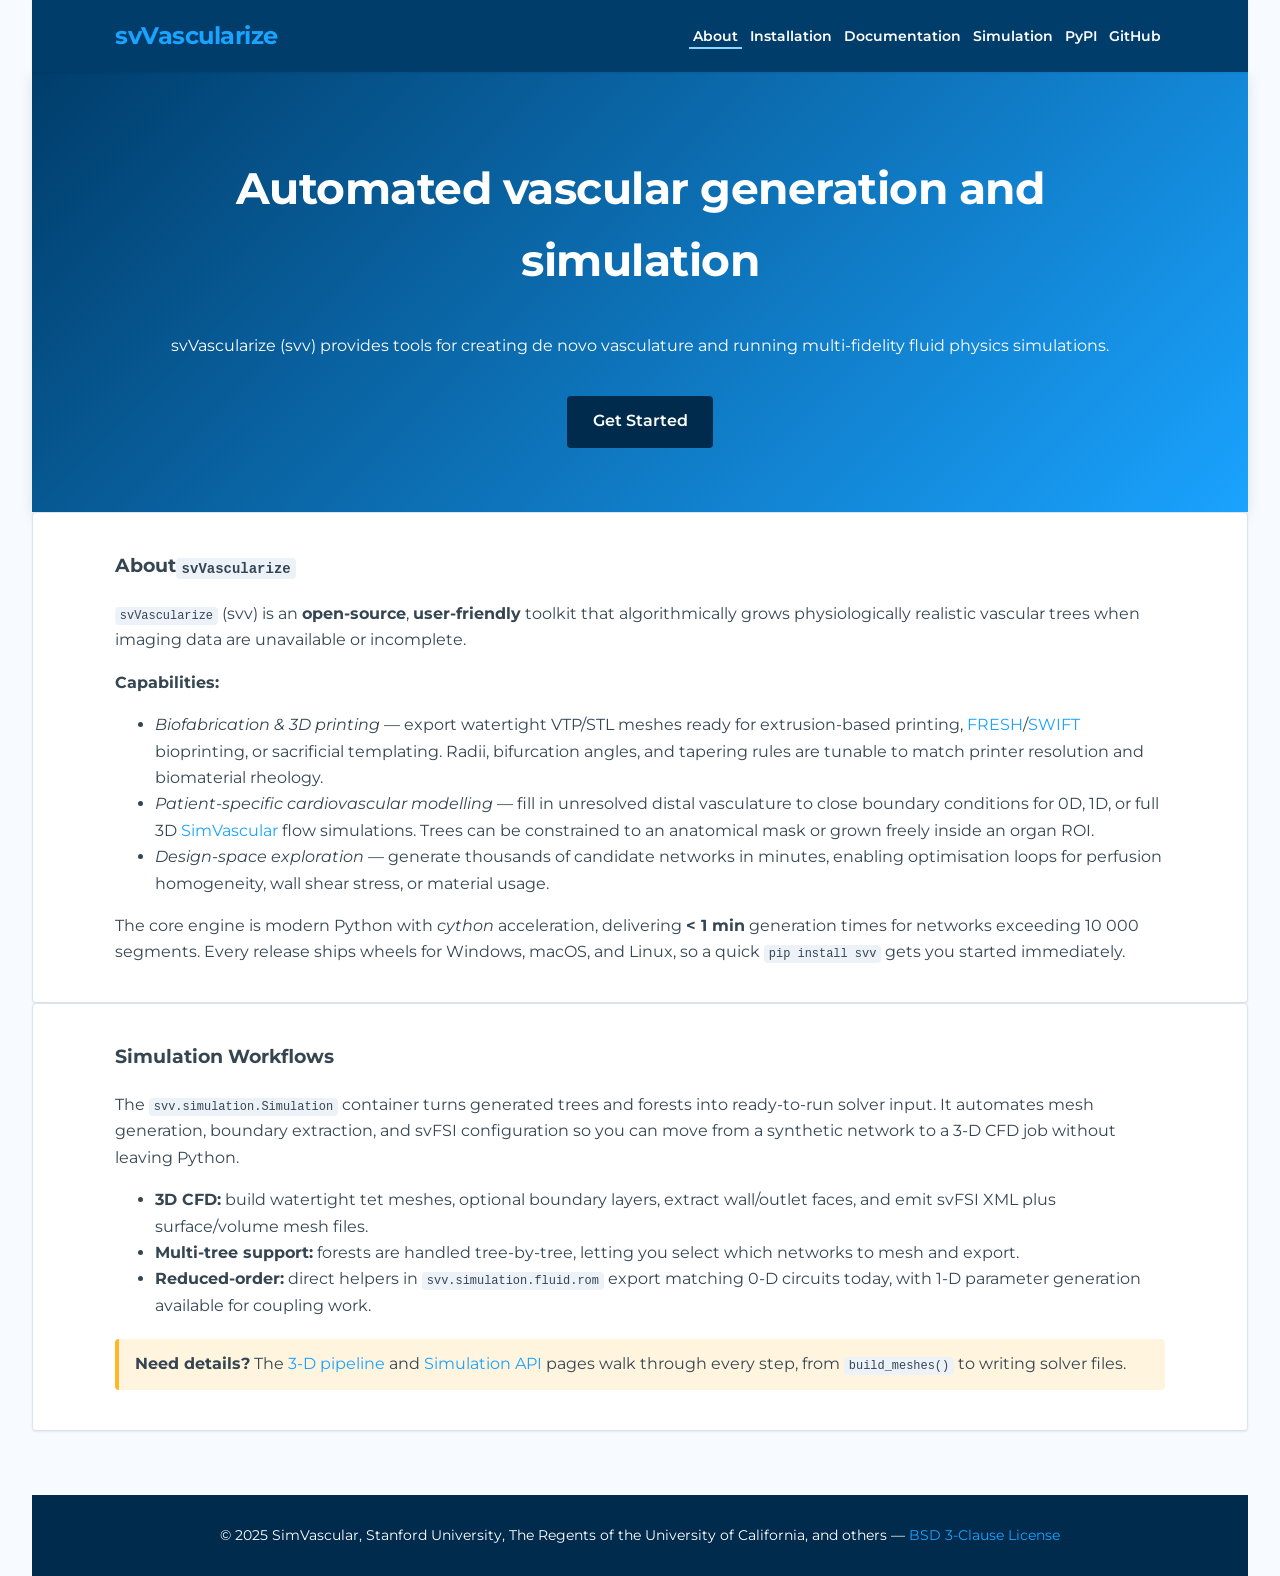
<file: docs/index.html>
<!DOCTYPE html>
<html lang="en">
<head>
  <meta charset="utf-8">
  <meta name="viewport" content="width=device-width, initial-scale=1">
  <title>svVascularize</title>
  <link href="https://fonts.googleapis.com/css?family=Montserrat:400,700" rel="stylesheet">
  <link rel="stylesheet" href="style.css">
</head>
<body>
  <header class="topnav">
    <div class="container">
      <h1><a href="index.html">svVascularize</a></h1>
      <nav>
        <a href="#about">About</a>
        <a href="install.html">Installation</a>
        <a href="doc.html">Documentation</a>
        <a href="#simulation">Simulation</a>
        <a href="https://pypi.org/project/svv/" target="_blank">PyPI</a>
        <a href="https://github.com/SimVascular/svVascularize" target="_blank">GitHub</a>
      </nav>
    </div>
  </header>

  <section class="hero">
    <div class="container">
      <h2>Automated vascular generation and simulation</h2>
      <p>svVascularize (svv) provides tools for creating de novo vasculature and running multi-fidelity fluid physics simulations.</p>
      <a class="cta" href="https://github.com/SimVascular/svVascularize" target="_blank">Get Started</a>
    </div>
  </section>

  <section id="about" class="content">
    <div class="container">
      <h3>About<code>svVascularize</code> </h3>
      <p><code>svVascularize</code> (svv) is an <strong>open-source</strong>, <strong>user-friendly</strong> toolkit that algorithmically grows physiologically realistic vascular trees when imaging data are unavailable or incomplete.</p>
          <p><strong>Capabilities:</strong></p>
      <ul>
        <li><em>Biofabrication &amp; 3D printing</em> — export watertight VTP/STL meshes ready for extrusion-based printing, <a href="https://doi.org/10.1126/sciadv.1500758">FRESH</a>/<a href="https://doi.org/10.1126/sciadv.aaw2459">SWIFT</a> bioprinting, or sacrificial templating. Radii, bifurcation angles, and tapering rules are tunable to match printer resolution and biomaterial rheology.</li>
        <li><em>Patient-specific cardiovascular modelling</em> — fill in unresolved distal vasculature to close boundary conditions for 0D, 1D, or full 3D <a href="https://simvascular.github.io/">SimVascular</a> flow simulations. Trees can be constrained to an anatomical mask or grown freely inside an organ ROI.</li>
        <li><em>Design-space exploration</em> — generate thousands of candidate networks in minutes, enabling optimisation loops for perfusion homogeneity, wall shear stress, or material usage.</li>
      </ul>

      <p>The core engine is modern Python with <em>cython</em> acceleration, delivering <strong>&lt; 1 min</strong> generation times for networks exceeding 10 000 segments. Every release ships wheels for Windows, macOS, and Linux, so a quick <code>pip install svv</code> gets you started immediately.</p>
    </div>
  </section>

  <section id="simulation" class="content">
    <div class="container">
      <h3>Simulation Workflows</h3>
      <p>The <code>svv.simulation.Simulation</code> container turns generated trees and forests into ready-to-run
        solver input. It automates mesh generation, boundary extraction, and svFSI configuration so you can move from a
        synthetic network to a 3-D CFD job without leaving Python.</p>
      <ul>
        <li><strong>3D CFD:</strong> build watertight tet meshes, optional boundary layers, extract wall/outlet faces,
          and emit svFSI XML plus surface/volume mesh files.</li>
        <li><strong>Multi-tree support:</strong> forests are handled tree-by-tree, letting you select which networks to
          mesh and export.</li>
        <li><strong>Reduced-order:</strong> direct helpers in <code>svv.simulation.fluid.rom</code> export matching 0-D
          circuits today, with 1-D parameter generation available for coupling work.</li>
      </ul>
      <div class="callout info"><strong>Need details?</strong> The <a href="pipeline.html">3-D pipeline</a> and <a href="api/simulation.html">Simulation API</a> pages walk through every step, from
        <code>build_meshes()</code> to writing solver files.</div>
    </div>
  </section>


  <footer>
    <div class="container">
      <p>&copy; 2025 SimVascular, Stanford University, The Regents of the University of California, and others —
      <a href="https://opensource.org/license/BSD-3-Clause">BSD 3-Clause License</a><br></p>
    </div>
  </footer>

  <script defer src="script.js"></script>
</body>
</html>
</file>
<file: docs/style.css>
/* =====================
   GLOBAL THEME & TOKENS
   ===================== */
:root {
  /*  SimVascular blues  */
  --clr-primary-900: #002B4C;
  --clr-primary-700: #003d6b;
  --clr-primary-600: #00548b;
  --clr-primary-400: #1aa3ff;
  --clr-primary-200: #8dd6ff;

  /* Greys / surfaces */
  --clr-grey-700: #354652;
  --clr-grey-500: #5f7485;
  --clr-grey-300: #d9e4ec;
  --clr-grey-100: #ecf2f8;

  /* Accents */
  --clr-warning: #ffb627;
  --clr-danger:  #ff6b6b;
  --clr-success: #2ecc71;

  /* Backgrounds */
  --clr-bg:      #f7fbff;
  --clr-surface: #ffffff;

  /* Typography & radius */
  --font-sans: 'Montserrat','Helvetica Neue',Helvetica,Arial,sans-serif;
  --radius-sm: 4px;
  --radius-md: 8px;

  /* Shadows */
  --shadow-sm: 0 1px 2px rgba(0,0,0,.08);
  --shadow-md: 0 4px 14px rgba(0,0,0,.1);

  /* Motion */
  --ease-fast: .15s ease-in-out;
}

/* =======  GLOBAL  ======= */
html { scroll-behavior: smooth; }
body {
  margin: 0;
  font-family: var(--font-sans);
  color: var(--clr-grey-700);
  background-color: var(--clr-bg);
  line-height: 1.65;
  -webkit-font-smoothing: antialiased;
}

.container { width: 92%; max-width: 1050px; margin-inline: auto; }

a {
  color: var(--clr-primary-400);
  text-decoration: none;
  transition: color var(--ease-fast);
}
a:hover, a:focus { color: var(--clr-primary-200); }

/* =======  NAVIGATION  ======= */
.topnav {
  position: sticky;
  top: 0;
  z-index: 1000;
  background-color: var(--clr-primary-700);
  color: var(--clr-surface);
  box-shadow: var(--shadow-sm);
  transition: background-color var(--ease-fast), box-shadow var(--ease-fast);
}
.topnav .container {
  display: flex;
  align-items: center;
  justify-content: space-between;
  padding: 1rem 0;
}
.topnav h1 { font-size: 1.5rem; margin: 0; letter-spacing: -.5px; }

.topnav nav ul {
  display: flex;
  gap: 0.85rem;
  margin: 0;
  padding: 0;
  list-style: none;
  flex-wrap: wrap;
}
.topnav nav a {
  color: var(--clr-surface);
  font-size: .9rem;
  font-weight: 600;
  position: relative;
  padding: 0 .25rem;
}
.topnav nav a::after {
  content: "";
  position: absolute;
  left: 0; right: 0; bottom: -4px;
  height: 2px;
  background: var(--clr-primary-200);
  transform: scaleX(0);
  transform-origin: left;
  transition: transform var(--ease-fast);
}
.topnav nav a:hover::after,
.topnav nav a:focus::after,
.topnav nav a.active::after {
  transform: scaleX(1);
}

/* Shrink effect when scrolling */
.topnav.scrolled { box-shadow: var(--shadow-md); background-color: var(--clr-primary-900); }

/* =======  HERO  ======= */
.hero {
  background: linear-gradient(135deg,var(--clr-primary-700) 0%,var(--clr-primary-400) 100%);
  color: var(--clr-surface);
  text-align: center;
  padding: 5rem 1rem 4rem;
  box-shadow: var(--shadow-md);
}
.hero h2 { font-size: 2.25rem; margin-top: 0; letter-spacing: -.5px; }

.cta {
  display: inline-block;
  margin-top: 1.25rem;
  padding: .8rem 1.6rem;
  background-color: var(--clr-primary-900);
  color: var(--clr-surface);
  font-weight: 600;
  border-radius: var(--radius-sm);
  transition: transform var(--ease-fast), background-color var(--ease-fast);
}
.cta:hover, .cta:focus { transform: translateY(-2px); background-color: var(--clr-primary-600); }

/* =======  CONTENT  ======= */
.content { padding: 2rem 0; }
main h2 {
  color: var(--clr-primary-700);
  border-bottom: 2px solid var(--clr-primary-400);
  padding-bottom: .3rem;
  margin-top: 3rem;
}

.figure-center {
  margin: 1rem 0;
  text-align: center;
}

.figure-center img {
  max-width: 100%;
  display: block;
  margin: 0 auto;
}

.figure-center figcaption {
  margin-top: 0.5rem;
  font-size: 0.85rem;
  color: var(--clr-grey-500);
}

/* Full-width blocks */
pre {
  background: var(--clr-grey-100);               /* light grey fill   */
  border: 1px solid var(--clr-grey-300);         /* subtle border     */
  border-left: 4px solid var(--clr-primary-400); /* blue accent bar   */
  border-radius: var(--radius-sm);
  margin: 1.5rem 0;
  padding: 1rem 1rem 1rem 1.25rem;               /* room after accent */
  overflow-x: auto;
  font-size: .9rem;
  line-height: 1.45;
  tab-size: 2;
  position: relative;                            /* for “Copy” badge  */
}

/* Remove the grey fill inside <code> so we don’t double up */
pre code { background: transparent; padding: 0; }

/* Inline <code> bits still get a pill background */
code {
  background: var(--clr-grey-100);
  padding: .18em .4em;
  border-radius: var(--radius-sm);
  font-size: .92em;
}

/* —— Copy-to-clipboard badge (appears on hover) —— */
pre[data-copy]::after {
  content: "Copy";                       /* ← plain quotes */
  font-size: .73rem;
  text-transform: uppercase;
  letter-spacing: .04em;
  background: var(--clr-primary-400);
  color: #fff;
  padding: .15rem .55rem;
  border-radius: var(--radius-sm);
  position: absolute;
  top: .55rem;
  right: .6rem;
  opacity: 0;
  transition: opacity var(--ease-fast);
  cursor: pointer;
}

pre[data-copy]:hover::after {
  opacity: 1;
}

/* Flash “Copied!” feedback */
pre.copied::after { content: "Copied!"; background: var(--clr-success); }

/* ─── Prism.js syntax colours (Python) ─────────────────────────── */
code[class*="language-"],
pre[class*="language-"] {
  color: var(--clr-grey-700);
  background: var(--clr-grey-100);
  text-shadow: none;
  font-family: Consolas, monospace;
}

.token.comment,
.token.prolog,
.token.doctype,
.token.cdata { color: #6a737d; font-style: italic; }

.token.keyword,
.token.boolean,
.token.selector,
.token.attr-name { color: #d73a49; }

.token.string,
.token.char,
.token.builtin { color: #032f62; }

.token.number,
.token.constant { color: #005cc5; }

.token.operator,
.token.punctuation { color: #24292e; }

.token.function { color: #6f42c1; }

.token.class-name { color: #e36209; }

.token.variable { color: #e36209; }

.token.deleted { background: #ffeef0; }
.token.inserted { background: #e6ffed; }

/* tables */
table { border-collapse: collapse; margin: 1.2rem 0; width: 100%; }
th, td { border: 1px solid var(--clr-grey-300); padding: .55rem; text-align: left; font-size: .95rem; }
th { background: var(--clr-grey-100); color: var(--clr-grey-700); }

/* small UI icons (used in gui docs) */
.icon {
  width: 22px;
  height: 22px;
  vertical-align: middle;
  display: inline-block;
}

/* callouts */
.callout {
  border-left: 4px solid var(--clr-warning);
  background: rgba(255,182,39,.15);
  padding: .75rem 1rem;
  margin: 1.25rem 0;
  border-radius: var(--radius-sm);
}

/* ─── TIP CALLOUT (blue variant of .callout) ─────────────────── */
.callout.tip {
  border-left-color: var(--clr-primary-400);          /* blue bar */
  background: rgba(26,163,255,.15);                   /* faint blue fill */
}
.callout.tip::before {
  content: "💡  ";                                    /* light-bulb icon */
  font-weight: 700;
}

/* ─── WARNING CALLOUT ──────────────────────────────────────────── */
.callout.warning {
  border-left-color: var(--clr-danger);          /* red bar          */
  background: rgba(255,107,107,.15);             /* faint red fill   */
}

/* =======  FOOTER  ======= */
footer {
  background-color: var(--clr-primary-900);
  color: var(--clr-surface);
  text-align: center;
  padding: 1rem 0;
  font-size: .85rem;
  margin-top: 4rem;
}

/* =======  RESPONSIVE  ======= */
@media (min-width: 800px) {
  body { padding: 0 2rem; }
  .hero h2 { font-size: 2.75rem; }
}


/* --- Appended by API reference integration --- */

/* =====================
   API REFERENCE LAYOUT
   ===================== */

/* Header (maps our .site-header to the existing .topnav look & feel) */
.site-header {
  position: sticky;
  top: 0;
  z-index: 1000;
  background-color: var(--clr-primary-700);
  color: var(--clr-surface);
  box-shadow: var(--shadow-sm);
  transition: background-color var(--ease-fast), box-shadow var(--ease-fast);
}
.site-header .header-inner {
  display: flex;
  align-items: center;
  justify-content: space-between;
  padding: 0.9rem 0;
}
.site-header .brand {
  color: var(--clr-surface);
  font-weight: 700;
  letter-spacing: -.3px;
}
.site-header .primary-nav a {
  color: var(--clr-surface);
  font-weight: 600;
  margin-left: 1rem;
  position: relative;
}
.site-header .primary-nav a::after {
  content: "";
  position: absolute;
  left: 0; right: 0; bottom: -6px;
  height: 2px;
  background: var(--clr-primary-200);
  transform: scaleX(0);
  transform-origin: left;
  transition: transform var(--ease-fast);
}
.site-header .primary-nav a:hover::after,
.site-header .primary-nav a:focus::after,
.site-header .primary-nav a.active::after {
  transform: scaleX(1);
}

/* Grid layout: left nav / content / right toc */
.doc-grid {
  display: grid;
  grid-template-columns: 260px 1fr 260px;
  gap: 2rem;
  padding: 1.5rem 0 0;
}
.sidebar { position: sticky; top: 5.5rem; align-self: start; }
.sidebar .sidebar-title { margin: 0 0 .5rem; font-size: 0.95rem; text-transform: uppercase; letter-spacing: .06em; color: var(--clr-grey-500); }
.sidebar .sidebar-section {
  background: var(--clr-surface);
  border: 1px solid var(--clr-grey-300);
  border-radius: var(--radius-sm);
  box-shadow: var(--shadow-sm);
  padding: 0.75rem 0.85rem;
}
.left-nav .toc, .on-this-page .toc {
  margin: 0;
  padding-left: 1rem;
}
.left-nav .toc ol, .on-this-page .toc ol { list-style: none; margin: 0; padding-left: 0; }
.left-nav .toc li, .on-this-page .toc li { margin: .25rem 0; }
.left-nav .toc a, .on-this-page .toc a {
  color: var(--clr-grey-700);
  font-size: .92rem;
}
.left-nav .toc a.active, .on-this-page .toc a.active { color: var(--clr-primary-600); font-weight: 700; }

/* Content area */
.content {
  background: var(--clr-surface);
  border: 1px solid var(--clr-grey-300);
  border-radius: var(--radius-sm);
  box-shadow: var(--shadow-sm);
  padding: 1.25rem 1.25rem;
}
.doc-header h1 { margin-top: 0; }
.muted { color: var(--clr-grey-500); font-size: 0.9rem; }

/* Autosummary table */
.api-table { border-collapse: collapse; width: 100%; margin: 1rem 0 1.5rem; }
.api-table thead th {
  position: sticky;
  top: 0;
  background: var(--clr-grey-100);
  z-index: 1;
}
.api-table th, .api-table td { border: 1px solid var(--clr-grey-300); padding: .5rem .6rem; }
.api-table tbody tr:nth-child(even) { background: rgba(0,0,0,.015); }

/* Signature blocks & field lists */
.sig { font-family: Consolas, monospace; font-weight: 600; }
.field-list { column-gap: 2rem; }
.field-list dt { font-weight: 700; }
.field-list dd { margin: 0 0 .6rem 0; color: var(--clr-grey-700); }

/* Admonitions (SciPy-like) */
.admonition {
  border-left: 4px solid var(--clr-grey-300);
  background: var(--clr-grey-100);
  padding: .75rem 1rem;
  margin: 1.25rem 0;
  border-radius: var(--radius-sm);
}
.admonition p { margin: 0; }
.admonition.info { border-left-color: var(--clr-primary-400); background: rgba(26,163,255,.12); }
.admonition.warning { border-left-color: var(--clr-danger); background: rgba(255,107,107,.12); }
.admonition.note { border-left-color: var(--clr-warning); background: rgba(255,182,39,.12); }
.admonition.seealso { border-left-color: var(--clr-success); background: rgba(46,204,113,.12); }

/* Heading anchor permalink */
.anchor {
  margin-left: .3rem;
  opacity: 0;
  text-decoration: none;
  font-weight: 700;
}
.content h2:hover .anchor,
.content h3:hover .anchor,
.content h4:hover .anchor { opacity: .8; }

/* Code blocks: add space for copy badge */
pre[data-copy] { cursor: pointer; }
pre[data-copy]::after { right: .75rem; top: .5rem; }

/* Responsive collapse */
@media (max-width: 1100px) {
  .doc-grid { grid-template-columns: 220px 1fr; }
  .on-this-page { display: none; }
}
@media (max-width: 800px) {
  .doc-grid { grid-template-columns: 1fr; }
  .left-nav { display: none; }
  .content { padding: 1rem; }
}
</file>
